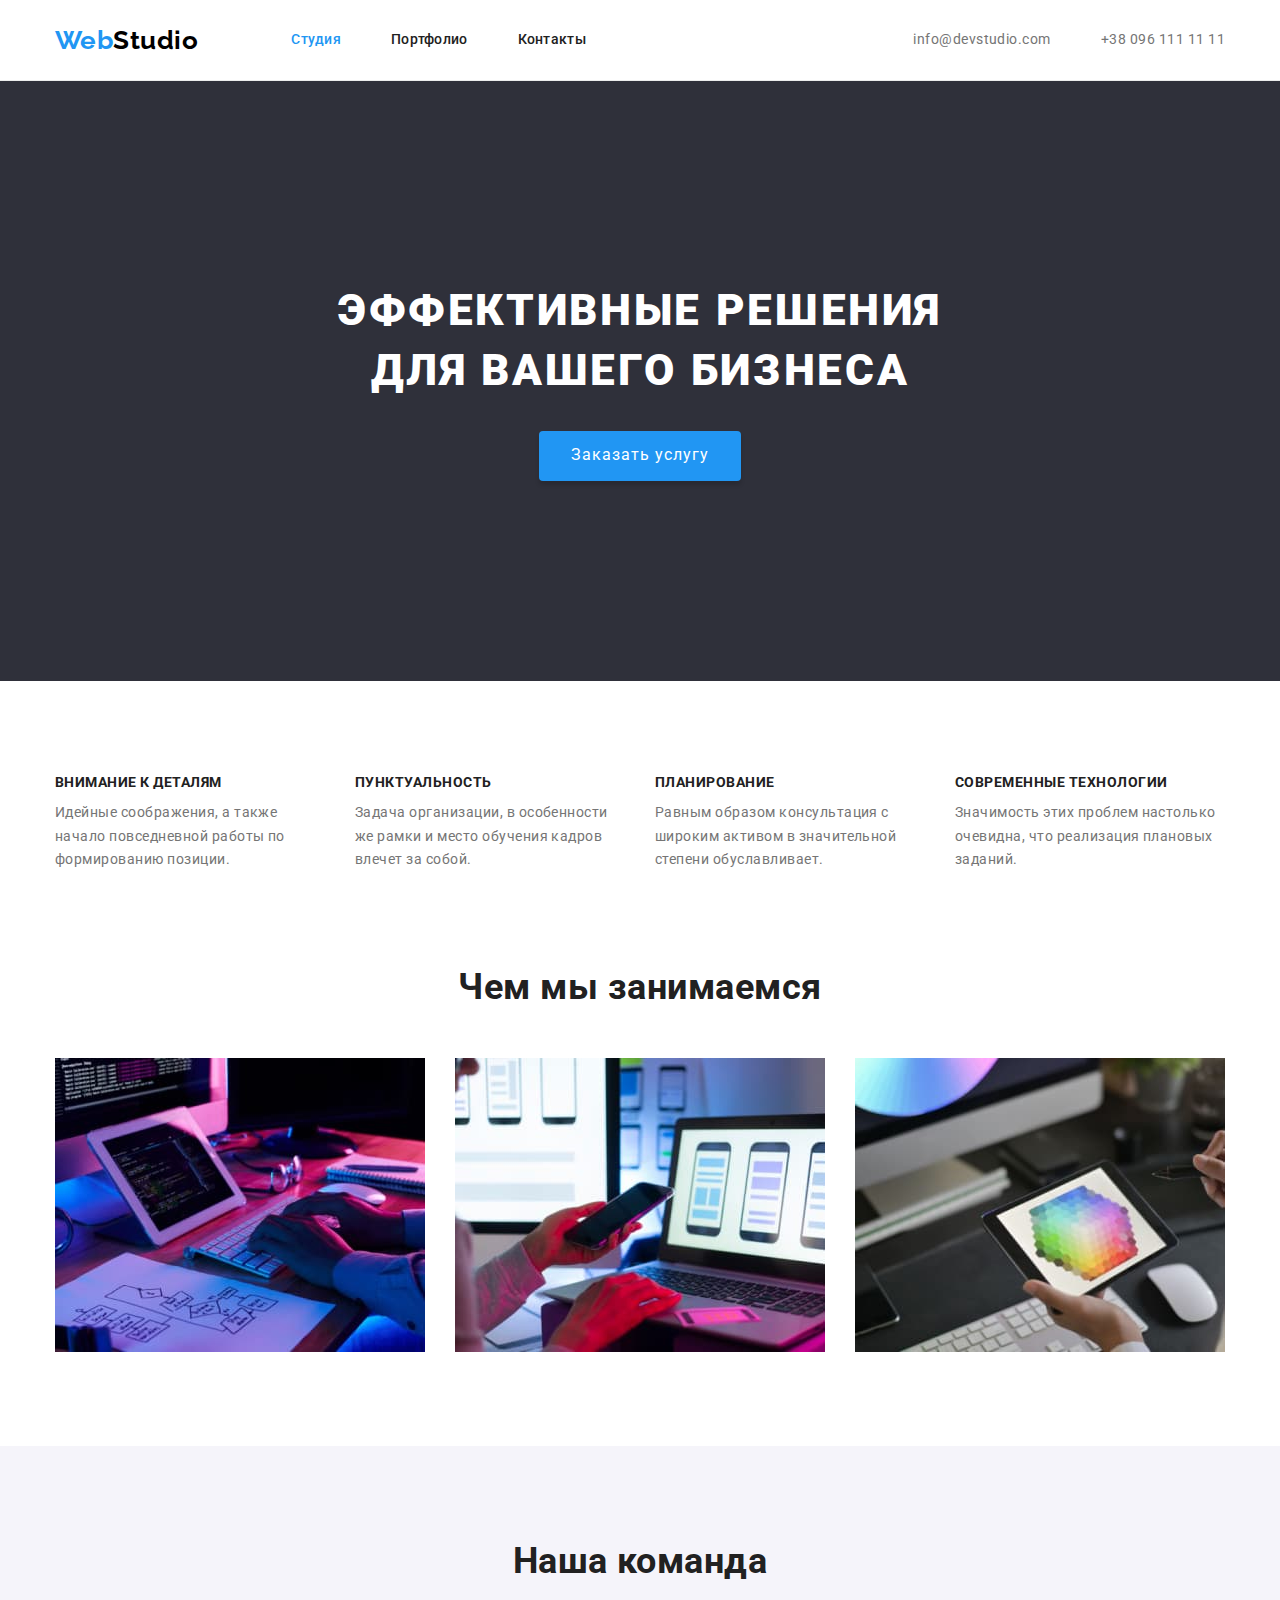
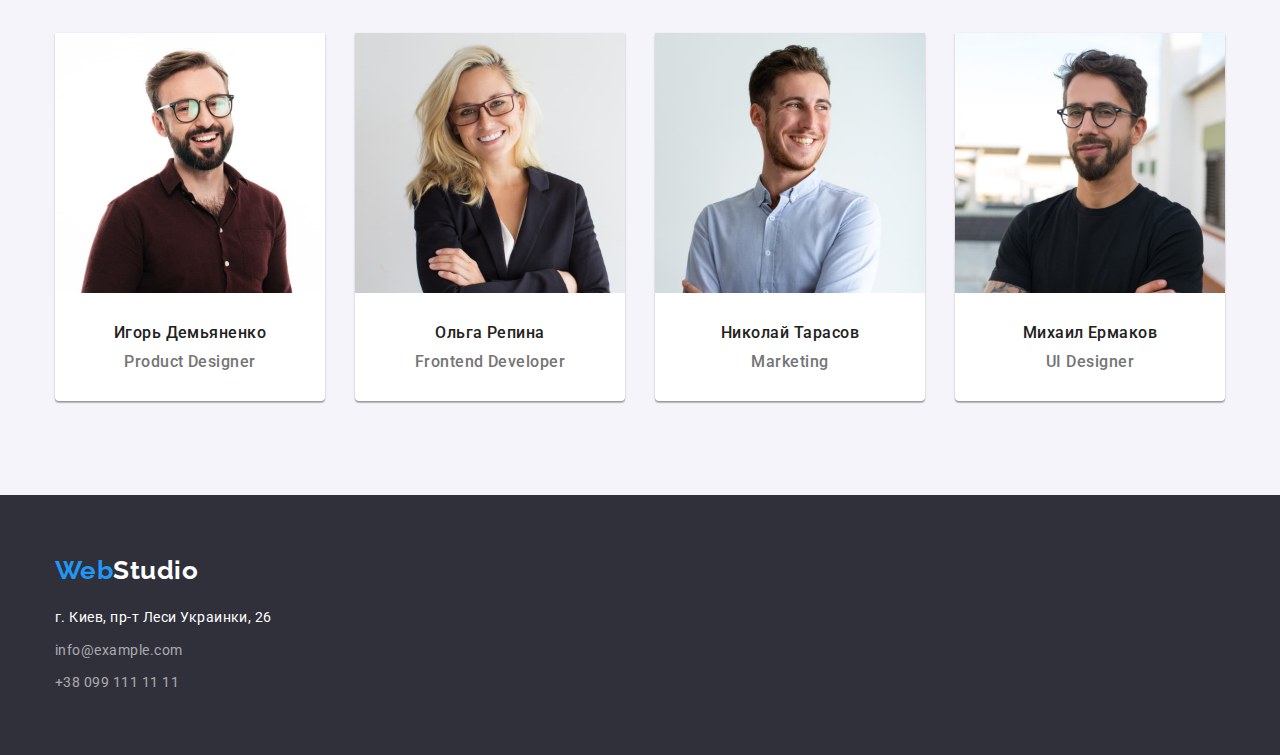
<file: index.html>
<!DOCTYPE html>
<html lang="ru">
  <head>
    <meta charset="UTF-8" />
    <meta http-equiv="X-UA-Compatible" content="IE=edge" />
    <meta name="viewport" content="width=device-width, initial-scale=1.0" />
    <title>Студия</title>
    <link
      rel="stylesheet"
      href="https://cdnjs.cloudflare.com/ajax/libs/modern-normalize/1.1.0/modern-normalize.min.css"
    />
    <link rel="preconnect" href="https://fonts.googleapis.com" />
    <link rel="preconnect" href="https://fonts.gstatic.com" crossorigin />
    <link
      href="https://fonts.googleapis.com/css2?family=Raleway:wght@700&family=Roboto:wght@400;500;700;900&display=swap"
      rel="stylesheet"
    />
    <link rel="stylesheet" href="./css/main.css" />
  </head>
  <body>
    <!--                                                !ШАПКА                                                  -->
    <header class="header">
      <div class="main-nav container">
        <nav class="site-nav">
          <a href="" lang="en" class="logo"
            ><span class="logo-span">Web</span>Studio</a
          >
          <ul class="nav-list">
            <li class="item">
              <a class="link current" href="./index.html">Студия</a>
            </li>
            <li class="item">
              <a class="link" href="./portfolio.html">Портфолио</a>
            </li>
            <li class="item"><a class="link" href="">Контакты</a></li>
          </ul>
        </nav>
        <div class="mail-tel">
          <a class="link" href="mailto:info@devstudio.com"
            >info@devstudio.com</a
          >
          <a class="link" href="tel:+380961111111">+38 096 111 11 11</a>
        </div>
      </div>
    </header>
    <!--                                      !СОДЕРЖИМОЕ СТРАНИЦЫ                                              -->
    <main>
      <!-- Заказать услугу HERO-->
      <section class="hero">
        <div class="container">
          <h1 class="hero-title">Эффективные решения для вашего бизнеса</h1>
          <button type="button" class="hero-button">Заказать услугу</button>
        </div>
      </section>
      <!-- Особенности нашей студии -->
      <section class="features section">
        <!-- todo(заголовок сделать невидимым) -->
        <div class="container">
          <h2 class="section-title visually-hidden">Features</h2>
          <ul class="features-list">
            <li class="item">
              <h3 class="section-subtitle">Внимание к деталям</h3>
              <p>
                Идейные соображения, а также начало повседневной работы по
                формированию позиции.
              </p>
            </li>
            <li class="item">
              <h3 class="section-subtitle">Пунктуальность</h3>
              <p>
                Задача организации, в особенности же рамки и место обучения
                кадров влечет за собой.
              </p>
            </li>
            <li class="item">
              <h3 class="section-subtitle">Планирование</h3>
              <p>
                Равным образом консультация с широким активом в значительной
                степени обуславливает.
              </p>
            </li>
            <li class="item">
              <h3 class="section-subtitle">Современные технологии</h3>
              <p>
                Значимость этих проблем настолько очевидна, что реализация
                плановых заданий.
              </p>
            </li>
          </ul>
        </div>
      </section>
      <!-- Чем мы занимаемся -->
      <section class="work section">
        <div class="container">
          <h2 class="section-title">Чем мы занимаемся</h2>
          <ul class="work-list">
            <li class="item">
              <img
                src="./images/img1.jpg"
                alt="Десктопные приложения"
                width="370"
                height="294"
              />
            </li>
            <li class="item">
              <img
                src="./images/img2.jpg"
                alt="Мобильные приложения"
                width="370"
                height="294"
              />
            </li>
            <li class="item">
              <img
                src="./images/img3.jpg"
                alt="Графический дизайн"
                width="370"
                height="294"
              />
            </li>
          </ul>
        </div>
      </section>
      <!-- Наша команда -->
      <section class="team section">
        <div class="container">
          <h2 class="section-title">Наша команда</h2>
          <ul class="team-list">
            <li class="item">
              <img
                src="./images/Игорь.jpg"
                alt="Игорь Демьяненко"
                width="270"
                height="260"
              />
              <div class="item-content">
                <h3 class="team-title">Игорь Демьяненко</h3>
                <p>Product Designer</p>
              </div>
            </li>

            <li class="item">
              <img
                src="./images/Ольга.jpg"
                alt="Ольга Репина"
                width="270"
                height="260"
              />
              <div class="item-content">
                <h3 class="team-title">Ольга Репина</h3>
                <p>Frontend Developer</p>
              </div>
            </li>

            <li class="item">
              <img
                src="./images/Николай.jpg"
                alt="Николай Тарасов"
                width="270"
                height="260"
              />
              <div class="item-content">
                <h3 class="team-title">Николай Тарасов</h3>
                <p>Marketing</p>
              </div>
            </li>

            <li class="item">
              <img
                src="./images/Михаил.jpg"
                alt="Михаил Ермаков"
                width="270"
                height="260"
              />
              <div class="item-content">
                <h3 class="team-title">Михаил Ермаков</h3>
                <p>UI Designer</p>
              </div>
            </li>
          </ul>
        </div>
      </section>
    </main>
    <!--                                               !ПОДВАЛ                                                   -->
    <footer class="footer">
      <div class="container">
        <a href="" lang="en" class="logo logo-footer"
          ><span class="logo-span">Web</span>Studio</a
        >
        <address>
          <ul>
            <li class="address">г. Киев, пр-т Леси Украинки, 26</li>

            <li>
              <a href="mailto:info@example.com" class="link"
                >info@example.com</a
              >
            </li>

            <li>
              <a href="tel:+380991111111" class="link">+38 099 111 11 11</a>
            </li>
          </ul>
        </address>
      </div>
    </footer>
  </body>
</html>
</file>
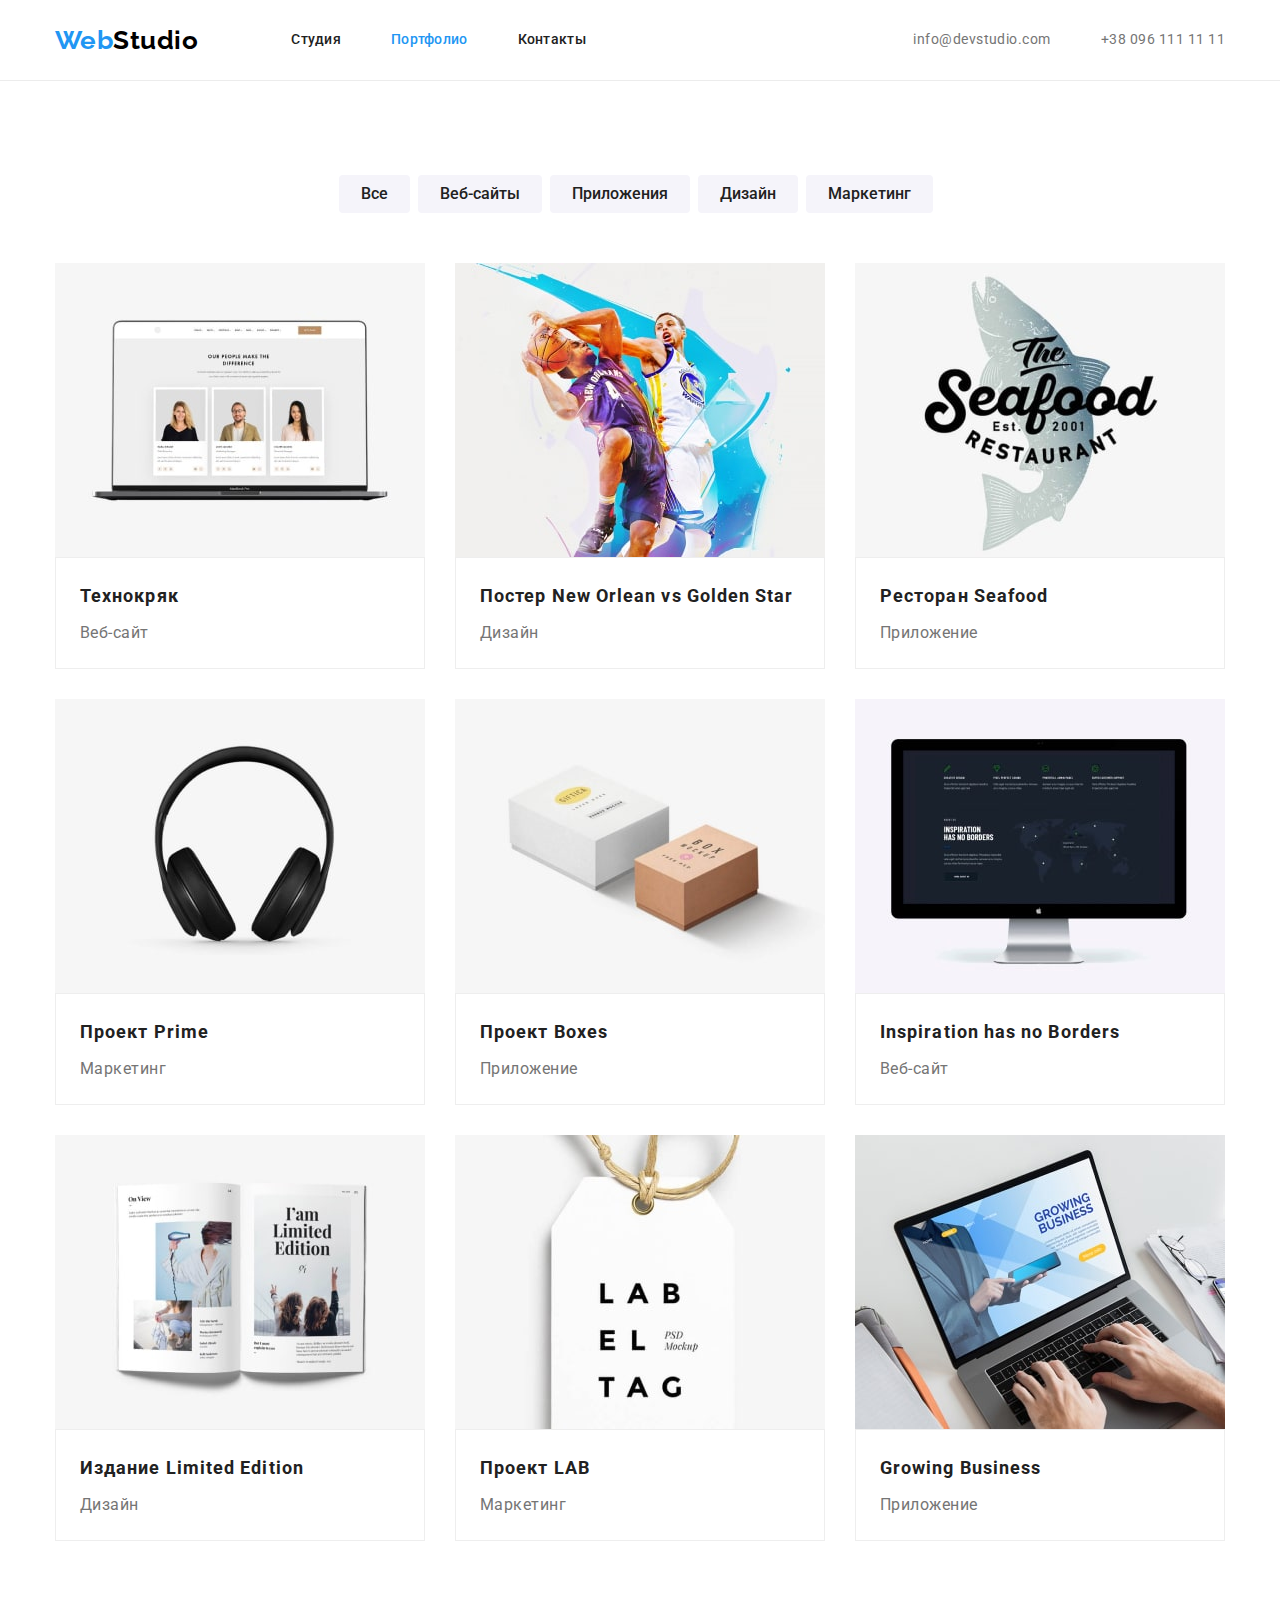
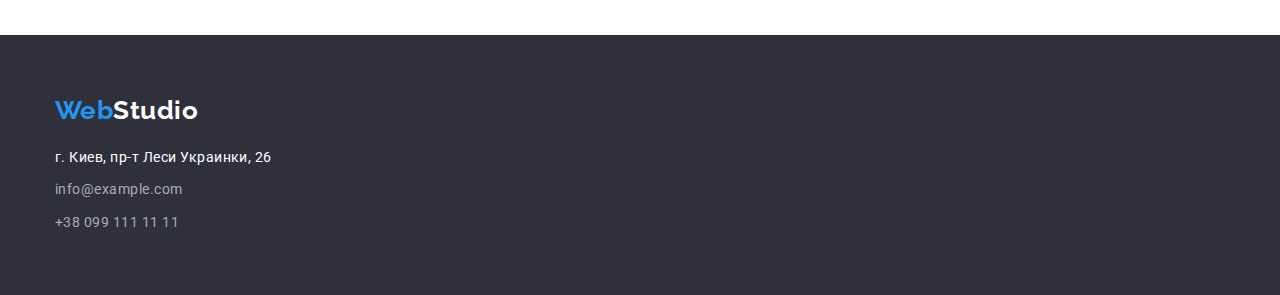
<file: portfolio.html>
<!DOCTYPE html>
<html lang="ru">
  <head>
    <meta charset="UTF-8" />
    <meta http-equiv="X-UA-Compatible" content="IE=edge" />
    <meta name="viewport" content="width=device-width, initial-scale=1.0" />
    <title>Портфолио</title>
    <link
      rel="stylesheet"
      href="https://cdnjs.cloudflare.com/ajax/libs/modern-normalize/1.1.0/modern-normalize.min.css"
    />
    <link rel="preconnect" href="https://fonts.googleapis.com" />
    <link rel="preconnect" href="https://fonts.gstatic.com" crossorigin />
    <link
      href="https://fonts.googleapis.com/css2?family=Raleway:wght@700&family=Roboto:wght@400;500;700;900&display=swap"
      rel="stylesheet"
    />
    <link rel="stylesheet" href="./css/main.css" />
  </head>
  <body>
    <!--                                               !ШАПКА                                                     -->
    <header class="header">
      <div class="main-nav container">
        <nav class="site-nav">
          <a href="" lang="en" class="logo"
            ><span class="logo-span">Web</span>Studio</a
          >
          <ul class="nav-list">
            <li class="item"><a class="link" href="./index.html">Студия</a></li>
            <li class="item">
              <a class="link current" href="./portfolio.html">Портфолио</a>
            </li>
            <li class="item"><a class="link" href="">Контакты</a></li>
          </ul>
        </nav>
        <div class="mail-tel">
          <a class="link" href="mailto:info@devstudio.com"
            >info@devstudio.com</a
          >
          <a class="link" href="tel:+380961111111">+38 096 111 11 11</a>
        </div>
      </div>
    </header>
    <!--                                      !СОДЕРЖИМОЕ СТРАНИЦЫ                                               -->
    <main>
      <!--filter-list-->
      <section class="portfolio section">
        <div class="container">
          <ul class="filter-list">
            <li><button class="filter-list-btn" type="button">Все</button></li>
            <li>
              <button class="filter-list-btn" type="button">Веб-сайты</button>
            </li>
            <li>
              <button class="filter-list-btn" type="button">Приложения</button>
            </li>
            <li>
              <button class="filter-list-btn" type="button">Дизайн</button>
            </li>
            <li>
              <button class="filter-list-btn" type="button">Маркетинг</button>
            </li>
          </ul>
          <!-- portfolio-list -->
          <!--                                      todo Заголовок скрыть                                       -->
          <h1 class="visually-hidden">Портфолио</h1>
          <ul class="portfolio-list">
            <li class="item">
              <img
                src="./images/1.jpg"
                alt="Веб-сайт Технокряк"
                width="370"
                height="294"
              />
              <div class="item-content">
                <h2>Технокряк</h2>
                <p>Веб-сайт</p>
              </div>
            </li>

            <li class="item">
              <img
                src="./images/2.jpg"
                alt="Дизайн постера New Orlean vs Golden Star"
                width="370"
                height="294"
              />
              <div class="item-content">
                <h2>Постер New Orlean vs Golden Star</h2>
                <p>Дизайн</p>
              </div>
            </li>

            <li class="item">
              <img
                src="./images/3.jpg"
                alt="Приложение ресторана Seafood"
                width="370"
                height="294"
              />
              <div class="item-content">
                <h2>Ресторан Seafood</h2>
                <p>Приложение</p>
              </div>
            </li>

            <li class="item">
              <img
                src="./images/4.jpg"
                alt="Маркетинг проекта Prime"
                width="370"
                height="294"
              />
              <div class="item-content">
                <h2>Проект Prime</h2>
                <p>Маркетинг</p>
              </div>
            </li>

            <li class="item">
              <img
                src="./images/5.jpg"
                alt="Приложение проекта Boxes"
                width="370"
                height="294"
              />
              <div class="item-content">
                <h2>Проект Boxes</h2>
                <p>Приложение</p>
              </div>
            </li>

            <li class="item">
              <img
                src="./images/6.jpg"
                alt="Веб-сайт Inspiration has no Borders"
                width="370"
                height="294"
              />
              <div class="item-content">
                <h2>Inspiration has no Borders</h2>
                <p>Веб-сайт</p>
              </div>
            </li>

            <li class="item">
              <img
                src="./images/7.jpg"
                alt="Дизайн издания Limited Edition"
                width="370"
                height="294"
              />
              <div class="item-content">
                <h2>Издание Limited Edition</h2>
                <p>Дизайн</p>
              </div>
            </li>

            <li class="item">
              <img
                src="./images/8.jpg"
                alt="Маркетинг проекта LAB"
                width="370"
                height="294"
              />
              <div class="item-content">
                <h2>Проект LAB</h2>
                <p>Маркетинг</p>
              </div>
            </li>

            <li class="item">
              <img
                src="./images/9.jpg"
                alt="Приложение Growing Business"
                width="370"
                height="294"
              />
              <div class="item-content">
                <h2>Growing Business</h2>
                <p>Приложение</p>
              </div>
            </li>
          </ul>
        </div>
      </section>
    </main>
    <!--                                               !ПОДВАЛ                                                    -->
    <footer class="footer">
      <div class="container">
        <a href="" lang="en" class="logo logo-footer"
          ><span class="logo-span">Web</span>Studio</a
        >
        <address>
          <ul>
            <li class="address">г. Киев, пр-т Леси Украинки, 26</li>

            <li>
              <a href="mailto:info@example.com" class="link"
                >info@example.com</a
              >
            </li>

            <li>
              <a href="tel:+380991111111" class="link">+38 099 111 11 11</a>
            </li>
          </ul>
        </address>
      </div>
    </footer>
  </body>
</html>
</file>
<file: css/main.css>
:root {
  --main-text-color: #757575;
  --accent-color: #2196f3;
  --title-text-color: #212121;
  --main-bg-color: #ffffff;
  --second-bg-color: #f5f4fa;
  --accent-bg-color: #2f303a;
  --card-set-gap: 30px;
}

body {
  background: var(--main-bg-color);
  color: #757575;
  font-family: 'Roboto', sans-serif;
  letter-spacing: 0.03em;
}

/* Убирает точечки в списке  и вертикальные отступы*/
ul {
  list-style: none;
  margin-top: 0;
  margin-bottom: 0;
  padding: 0;
}
h1,
h2,
h3,
h4,
h5,
h6,
p {
  margin: 0;
}

/* ..КАРТИНКИ делаем блочными и отзывчивыми.. */
img {
  display: block;
  max-width: 100%;
}

/* Убирает подчеркивание ссылкам */
a {
  text-decoration: none;
}

/* Скрываем ненужные заголовки*/

.visually-hidden {
  position: absolute;
  clip: rect(0 0 0 0);
  width: 1px;
  height: 1px;
  margin: -1px;
}

/** .........КОНТЕЙНЕР........... */

.container {
  width: 1200px;
  padding-left: 15px;
  padding-right: 15px;
  margin: 0 auto;
}

/* .....Общий стиль секциям и заголовкам..... */
.section {
  padding-top: 94px;
  padding-bottom: 94px;
}

.section-title {
  margin-bottom: 50px;
  color: var(--title-text-color);
  font-weight: 700;
  font-size: 36px;
  line-height: 1.17;
}

.section-subtitle {
  margin-bottom: 10px;
  color: var(--title-text-color);
  font-weight: 700;
  font-size: 14px;
  line-height: 1.14;
  text-transform: uppercase;
}

/*                   !H E A D E R                    */

.header {
  border-bottom: 1px solid #ececec;
}

/**     .................ЛОГОТИП ................    */

.logo {
  display: inline-block;
  margin-right: 93px;

  font-family: 'Raleway', sans-serif;
  color: #000000;
  font-weight: 700;
  font-size: 26px;
  line-height: 1.19;
}

.logo-span {
  color: var(--accent-color);
}

/*                ....Навигация сайта                 */
.main-nav {
  display: flex;
  align-items: center;
}
.main-nav .link:hover,
.main-nav .link:focus {
  color: var(--accent-color);
}

.site-nav {
  display: flex;
  align-items: center;
}

.nav-list {
  display: flex;
}

.nav-list > .item + .item {
  margin-left: 50px;
}

.nav-list .link {
  display: block;
  padding-top: 32px;
  padding-bottom: 32px;
  color: var(--title-text-color);
  font-weight: 500;
  font-size: 14px;
  line-height: 1.14;
  letter-spacing: 0.02em;
}

.mail-tel {
  display: flex;
  margin-left: auto;
}

.mail-tel .link {
  display: block;
  padding-top: 32px;
  padding-bottom: 32px;
  font-size: 14px;
  line-height: 1.14;
  color: var(--main-text-color);
}

.mail-tel > .link:not(:last-child) {
  margin-right: 50px;
}

.nav-list .link.current {
  color: var(--accent-color);
}

/*           !M A I N             */

/**            HERO                 */

.hero {
  padding-top: 200px;
  padding-bottom: 200px;
  text-align: center;
  background-color: var(--accent-bg-color);
}

.hero-title {
  width: 696px;
  margin-bottom: 30px;
  margin-left: auto;
  margin-right: auto;
  color: var(--main-bg-color);
  font-weight: 900;
  font-size: 44px;
  line-height: 1.36;
  letter-spacing: 0.06em;
  text-transform: uppercase;
}

.hero-button {
  min-width: 200px;
  height: 50px;
  padding: 10px 32px;
  color: var(--main-bg-color);
  background-color: var(--accent-color);
  letter-spacing: 0.06em;
  border: 0 solid transparent;
  box-shadow: 0px 4px 4px rgba(0, 0, 0, 0.15);
  border-radius: 4px;
  cursor: pointer;
}

.hero-button:hover,
.hero-button:focus {
  background: #188ce8;
}

/*              Features                  */

.features {
  padding-bottom: 47px;
}

.features-list {
  display: flex;
  justify-content: space-between;
}

.features-list > .item {
  width: 270px;
}

.features-list > .item:not(:last-child) {
  margin-right: var(--card-set-gap);
}

.features p {
  color: var(--main-text-color);
  font-size: 14px;
  line-height: 1.71;
}

/*             Чем мы занимаемся                */
.work {
  padding-top: 47px;
  text-align: center;
}

.work-list {
  display: flex;
}

.work-list > .item:not(:last-child) {
  margin-right: var(--card-set-gap);
}

/*                Наша команда                    */
.team {
  text-align: center;
  background-color: var(--second-bg-color);
  color: var(--title-text-color);
  font-weight: 500;
  font-size: 16px;
  line-height: 1.19;
}

.team-title {
  font-weight: 500;
  font-size: 16px;
  line-height: 1.19;
  color: var(--title-text-color);
}

.team-list {
  display: flex;
  flex-wrap: wrap;
  margin-left: calc(-1 * var(--card-set-gap));
  margin-top: calc(-1 * var(--card-set-gap));
}

.team-list > .item {
  flex-basis: calc(100% / 4 - 30px);
  margin-left: var(--card-set-gap);
  margin-top: var(--card-set-gap);

  background-color: var(--main-bg-color);
  box-shadow: 0px 1px 3px rgba(0, 0, 0, 0.12), 0px 1px 1px rgba(0, 0, 0, 0.14),
    0px 2px 1px rgba(0, 0, 0, 0.2);
  border-radius: 0px 0px 4px 4px;
}

.team-list .item-content {
  padding-top: 30px;
  padding-bottom: 30px;
}

.team-list p {
  margin-top: 10px;
  color: var(--main-text-color);
  font-size: 16px;
  line-height: 1.19;
}

/**                  filter-list                   */

.filter-list {
  display: flex;
  justify-content: center;
  margin-bottom: 50px;
}

.filter-list-btn {
  padding: 6px 22px;
  margin-right: 8px;
  text-align: center;

  color: var(--title-text-color);
  font-weight: 500;
  font-size: 16px;
  line-height: 1.62;
  background-color: var(--second-bg-color);
  border: hidden;
  border-radius: 4px;
  cursor: pointer;
}

.filter-list-btn:hover,
.filter-list-btn:focus {
  color: var(--main-bg-color);
  background-color: var(--accent-color);
}

/**                  portfolio-list                    */

.portfolio-list {
  display: flex;
  flex-wrap: wrap;
  margin-left: calc(-1 * var(--card-set-gap));
  margin-top: calc(-1 * var(--card-set-gap));
}

.portfolio-list > .item {
  flex-basis: calc(100% / 3 - 30px);
  margin-left: var(--card-set-gap);
  margin-top: var(--card-set-gap);
}

.portfolio-list .item-content {
  padding: 20px 24px 20px 24px;
  border: 1px solid #eeeeee;
}

.portfolio-list h2 {
  margin-bottom: 4px;
  color: var(--title-text-color);
  font-weight: 700;
  font-size: 18px;
  line-height: 2;
  letter-spacing: 0.06em;
}

.portfolio-list p {
  font-size: 16px;
  line-height: 1.87;
}

/*             !F o o t e r             */

.footer {
  padding-top: 60px;
  padding-bottom: 60px;
  background-color: var(--accent-bg-color);
}

.logo-footer {
  display: inline-block;
  margin-bottom: 20px;
  color: var(--main-bg-color);
}

.address {
  color: #ffffff;
  font-style: normal;
  font-size: 14px;
  line-height: 1.71;
}

.footer .link {
  display: block;
  margin-top: 9px;
  font-style: normal;
  font-size: 14px;
  line-height: 1.71;
  color: rgba(255, 255, 255, 0.6);
}
</file>
